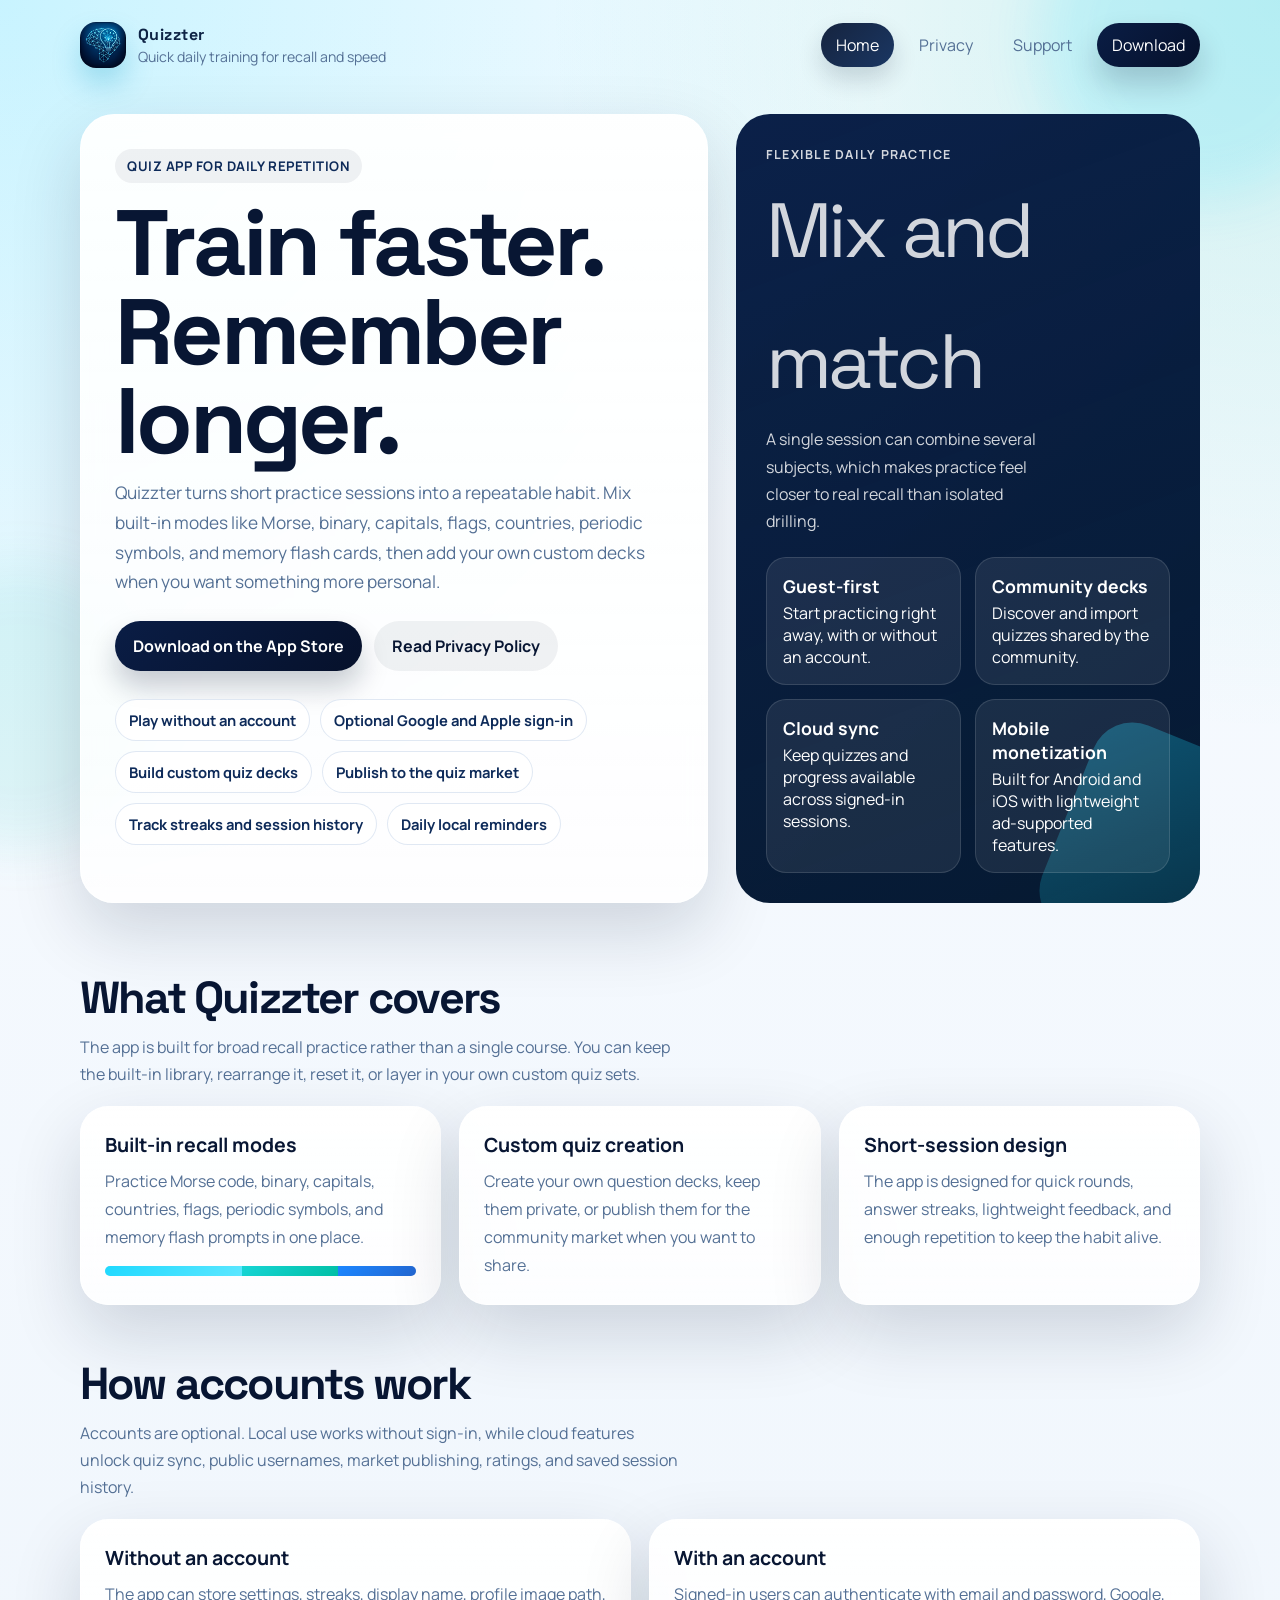
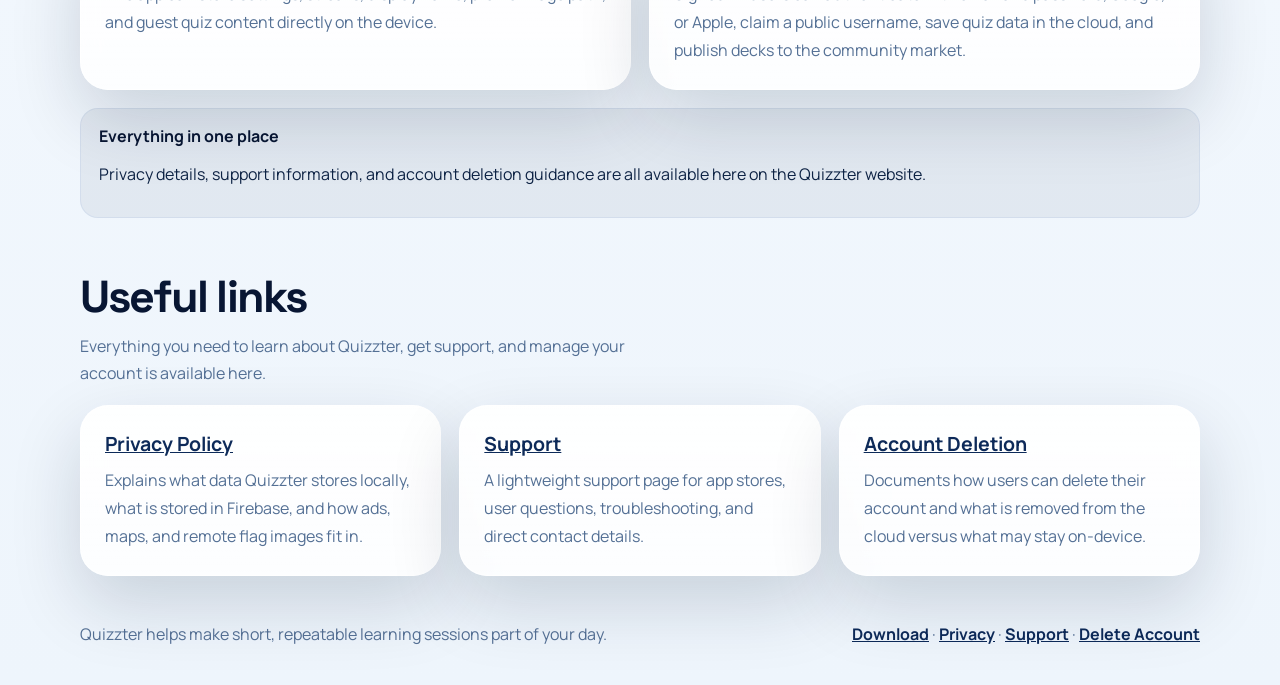
<file: index.html>
<!DOCTYPE html>
<html lang="en">
<head>
  <meta charset="utf-8">
  <meta name="viewport" content="width=device-width, initial-scale=1">
  <meta
    name="description"
    content="Quizzter is a flexible quiz trainer for quick daily practice, custom quiz decks, and community-made study sets."
  >
  <title>Quizzter | Daily Quiz Training</title>
  <link rel="icon" type="image/png" href="assets/app-icon.png">
  <link rel="apple-touch-icon" href="assets/app-icon.png">
  <link rel="stylesheet" href="site.css">
</head>
<body>
  <div class="page-shell">
    <header class="site-header">
      <div class="wrap">
        <a class="brand" href="/" aria-label="Quizzter home">
          <img class="brand-mark" src="assets/app-icon.png" alt="Quizzter app icon">
          <span class="brand-copy">
            <span class="brand-title">Quizzter</span>
            <span class="brand-subtitle">Quick daily training for recall and speed</span>
          </span>
        </a>
        <nav class="nav" aria-label="Primary">
          <a class="is-active" href="/" aria-current="page">Home</a>
          <a href="/privacy">Privacy</a>
          <a href="/support">Support</a>
          <a class="cta-link" href="/download">Download</a>
        </nav>
      </div>
    </header>

    <main>
      <section class="hero">
        <div class="wrap hero-grid">
          <article class="hero-card">
            <span class="eyebrow">Quiz app for daily repetition</span>
            <h1>Train faster. Remember longer.</h1>
            <p class="lead">
              Quizzter turns short practice sessions into a repeatable habit.
              Mix built-in modes like Morse, binary, capitals, flags, countries,
              periodic symbols, and memory flash cards, then add your own custom
              decks when you want something more personal.
            </p>
            <div class="button-row">
              <a class="button button-primary" href="/download">Download on the App Store</a>
              <a class="button button-secondary" href="/privacy">Read Privacy Policy</a>
            </div>
            <div class="chip-row" aria-label="Product highlights">
              <span class="chip">Play without an account</span>
              <span class="chip">Optional Google and Apple sign-in</span>
              <span class="chip">Build custom quiz decks</span>
              <span class="chip">Publish to the quiz market</span>
              <span class="chip">Track streaks and session history</span>
              <span class="chip">Daily local reminders</span>
            </div>
          </article>

          <aside class="stats-card" aria-label="Quizzter overview">
            <p class="stats-label">Flexible daily practice</p>
            <p class="stats-number">Mix and match</p>
            <p>
              A single session can combine several subjects, which makes practice
              feel closer to real recall than isolated drilling.
            </p>
            <div class="mini-grid">
              <div class="mini-panel">
                <strong>Guest-first</strong>
                <span>Start practicing right away, with or without an account.</span>
              </div>
              <div class="mini-panel">
                <strong>Community decks</strong>
                <span>Discover and import quizzes shared by the community.</span>
              </div>
              <div class="mini-panel">
                <strong>Cloud sync</strong>
                <span>Keep quizzes and progress available across signed-in sessions.</span>
              </div>
              <div class="mini-panel">
                <strong>Mobile monetization</strong>
                <span>Built for Android and iOS with lightweight ad-supported features.</span>
              </div>
            </div>
          </aside>
        </div>
      </section>

      <section class="section">
        <div class="wrap">
          <div class="section-heading">
            <h2>What Quizzter covers</h2>
            <p>
              The app is built for broad recall practice rather than a single
              course. You can keep the built-in library, rearrange it, reset it,
              or layer in your own custom quiz sets.
            </p>
          </div>
          <div class="feature-grid">
            <article class="glass-card">
              <h3>Built-in recall modes</h3>
              <p>
                Practice Morse code, binary, capitals, countries, flags,
                periodic symbols, and memory flash prompts in one place.
              </p>
              <div class="metric-bar" aria-hidden="true">
                <span></span><span></span><span></span>
              </div>
            </article>
            <article class="glass-card">
              <h3>Custom quiz creation</h3>
              <p>
                Create your own question decks, keep them private, or publish
                them for the community market when you want to share.
              </p>
            </article>
            <article class="glass-card">
              <h3>Short-session design</h3>
              <p>
                The app is designed for quick rounds, answer streaks, lightweight
                feedback, and enough repetition to keep the habit alive.
              </p>
            </article>
          </div>
        </div>
      </section>

      <section class="section">
        <div class="wrap">
          <div class="section-heading">
            <h2>How accounts work</h2>
            <p>
              Accounts are optional. Local use works without sign-in, while
              cloud features unlock quiz sync, public usernames, market
              publishing, ratings, and saved session history.
            </p>
          </div>
          <div class="support-grid">
            <article class="panel">
              <h3>Without an account</h3>
              <p>
                The app can store settings, streaks, display name, profile image
                path, and guest quiz content directly on the device.
              </p>
            </article>
            <article class="panel">
              <h3>With an account</h3>
              <p>
                Signed-in users can authenticate with email and password,
                Google, or Apple, claim a public username, save quiz data in the
                cloud, and publish decks to the community market.
              </p>
            </article>
          </div>
          <div class="notice">
            <strong>Everything in one place</strong>
            <p>
              Privacy details, support information, and account deletion
              guidance are all available here on the Quizzter website.
            </p>
          </div>
        </div>
      </section>

      <section class="section">
        <div class="wrap">
          <div class="section-heading">
            <h2>Useful links</h2>
            <p>
              Everything you need to learn about Quizzter, get support, and
              manage your account is available here.
            </p>
          </div>
          <div class="feature-grid">
            <article class="glass-card">
              <h3><a class="text-link" href="/privacy">Privacy Policy</a></h3>
              <p>
                Explains what data Quizzter stores locally, what is stored in
                Firebase, and how ads, maps, and remote flag images fit in.
              </p>
            </article>
            <article class="glass-card">
              <h3><a class="text-link" href="/support">Support</a></h3>
              <p>
                A lightweight support page for app stores, user questions,
                troubleshooting, and direct contact details.
              </p>
            </article>
            <article class="glass-card">
              <h3><a class="text-link" href="/delete-account">Account Deletion</a></h3>
              <p>
                Documents how users can delete their account and what is removed
                from the cloud versus what may stay on-device.
              </p>
            </article>
          </div>
        </div>
      </section>
    </main>

    <footer class="site-footer">
      <div class="wrap">
        <p>Quizzter helps make short, repeatable learning sessions part of your day.</p>
        <p><a class="text-link" href="/download">Download</a> · <a class="text-link" href="/privacy">Privacy</a> · <a class="text-link" href="/support">Support</a> · <a class="text-link" href="/delete-account">Delete Account</a></p>
      </div>
    </footer>
  </div>
</body>
</html>
</file>
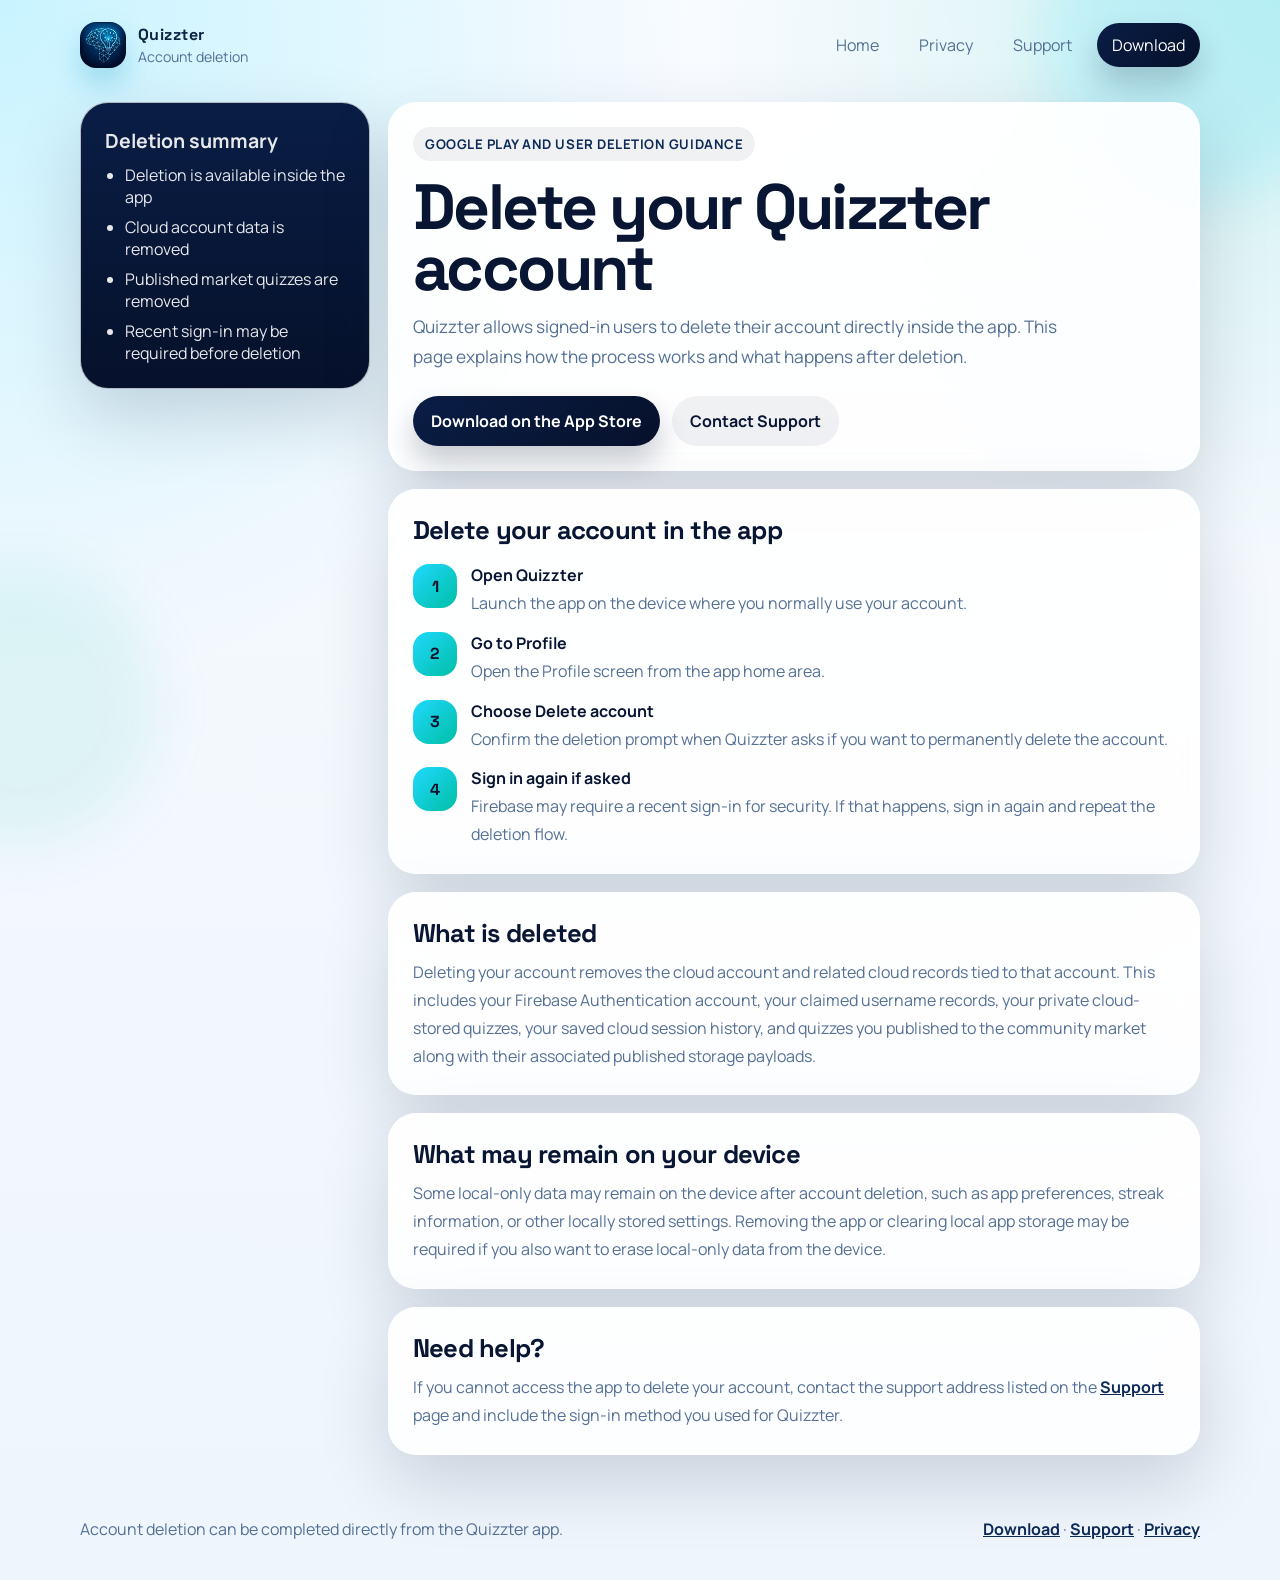
<file: delete-account.html>
<!DOCTYPE html>
<html lang="en">
<head>
  <meta charset="utf-8">
  <meta name="viewport" content="width=device-width, initial-scale=1">
  <meta
    name="description"
    content="How to delete a Quizzter account and what data is removed from cloud services."
  >
  <title>Quizzter Account Deletion</title>
  <link rel="icon" type="image/png" href="assets/app-icon.png">
  <link rel="apple-touch-icon" href="assets/app-icon.png">
  <link rel="stylesheet" href="site.css">
</head>
<body>
  <div class="page-shell">
    <header class="site-header">
      <div class="wrap">
        <a class="brand" href="/" aria-label="Quizzter home">
          <img class="brand-mark" src="assets/app-icon.png" alt="Quizzter app icon">
          <span class="brand-copy">
            <span class="brand-title">Quizzter</span>
            <span class="brand-subtitle">Account deletion</span>
          </span>
        </a>
        <nav class="nav" aria-label="Primary">
          <a href="/">Home</a>
          <a href="/privacy">Privacy</a>
          <a href="/support">Support</a>
          <a class="cta-link" href="/download">Download</a>
        </nav>
      </div>
    </header>

    <main class="article-shell">
      <div class="wrap article-grid">
        <aside class="article-sidebar">
          <section class="panel">
            <h3>Deletion summary</h3>
            <ul>
              <li>Deletion is available inside the app</li>
              <li>Cloud account data is removed</li>
              <li>Published market quizzes are removed</li>
              <li>Recent sign-in may be required before deletion</li>
            </ul>
          </section>
        </aside>

        <div>
          <article class="article-card">
            <span class="eyebrow">Google Play and user deletion guidance</span>
            <h1 class="page-title">Delete your Quizzter account</h1>
            <p class="lead">
              Quizzter allows signed-in users to delete their account directly
              inside the app. This page explains how the process works and what
              happens after deletion.
            </p>
            <div class="button-row">
              <a class="button button-primary" href="/download">Download on the App Store</a>
              <a class="button button-secondary" href="/support">Contact Support</a>
            </div>
          </article>

          <article class="article-card">
            <h2>Delete your account in the app</h2>
            <div class="steps">
              <div class="step">
                <div class="step-badge">1</div>
                <div>
                  <strong>Open Quizzter</strong>
                  <p>Launch the app on the device where you normally use your account.</p>
                </div>
              </div>
              <div class="step">
                <div class="step-badge">2</div>
                <div>
                  <strong>Go to Profile</strong>
                  <p>Open the Profile screen from the app home area.</p>
                </div>
              </div>
              <div class="step">
                <div class="step-badge">3</div>
                <div>
                  <strong>Choose Delete account</strong>
                  <p>Confirm the deletion prompt when Quizzter asks if you want to permanently delete the account.</p>
                </div>
              </div>
              <div class="step">
                <div class="step-badge">4</div>
                <div>
                  <strong>Sign in again if asked</strong>
                  <p>
                    Firebase may require a recent sign-in for security. If that
                    happens, sign in again and repeat the deletion flow.
                  </p>
                </div>
              </div>
            </div>
          </article>

          <article class="article-card">
            <h2>What is deleted</h2>
            <p>
              Deleting your account removes the cloud account and related cloud
              records tied to that account.
              This includes your Firebase Authentication account, your claimed
              username records, your private cloud-stored quizzes, your saved
              cloud session history, and quizzes you published to the community
              market along with their associated published storage payloads.
            </p>
          </article>

          <article class="article-card">
            <h2>What may remain on your device</h2>
            <p>
              Some local-only data may remain on the device after account
              deletion, such as app preferences, streak information, or other
              locally stored settings. Removing the app or clearing local app
              storage may be required if you also want to erase local-only data
              from the device.
            </p>
          </article>

          <article class="article-card">
            <h2>Need help?</h2>
            <p>
              If you cannot access the app to delete your account, contact the
              support address listed on the <a class="text-link" href="/support">Support</a> page and include the
              sign-in method you used for Quizzter.
            </p>
          </article>
        </div>
      </div>
    </main>

    <footer class="site-footer">
      <div class="wrap">
        <p>Account deletion can be completed directly from the Quizzter app.</p>
        <p><a class="text-link" href="/download">Download</a> · <a class="text-link" href="/support">Support</a> · <a class="text-link" href="/privacy">Privacy</a></p>
      </div>
    </footer>
  </div>
</body>
</html>
</file>
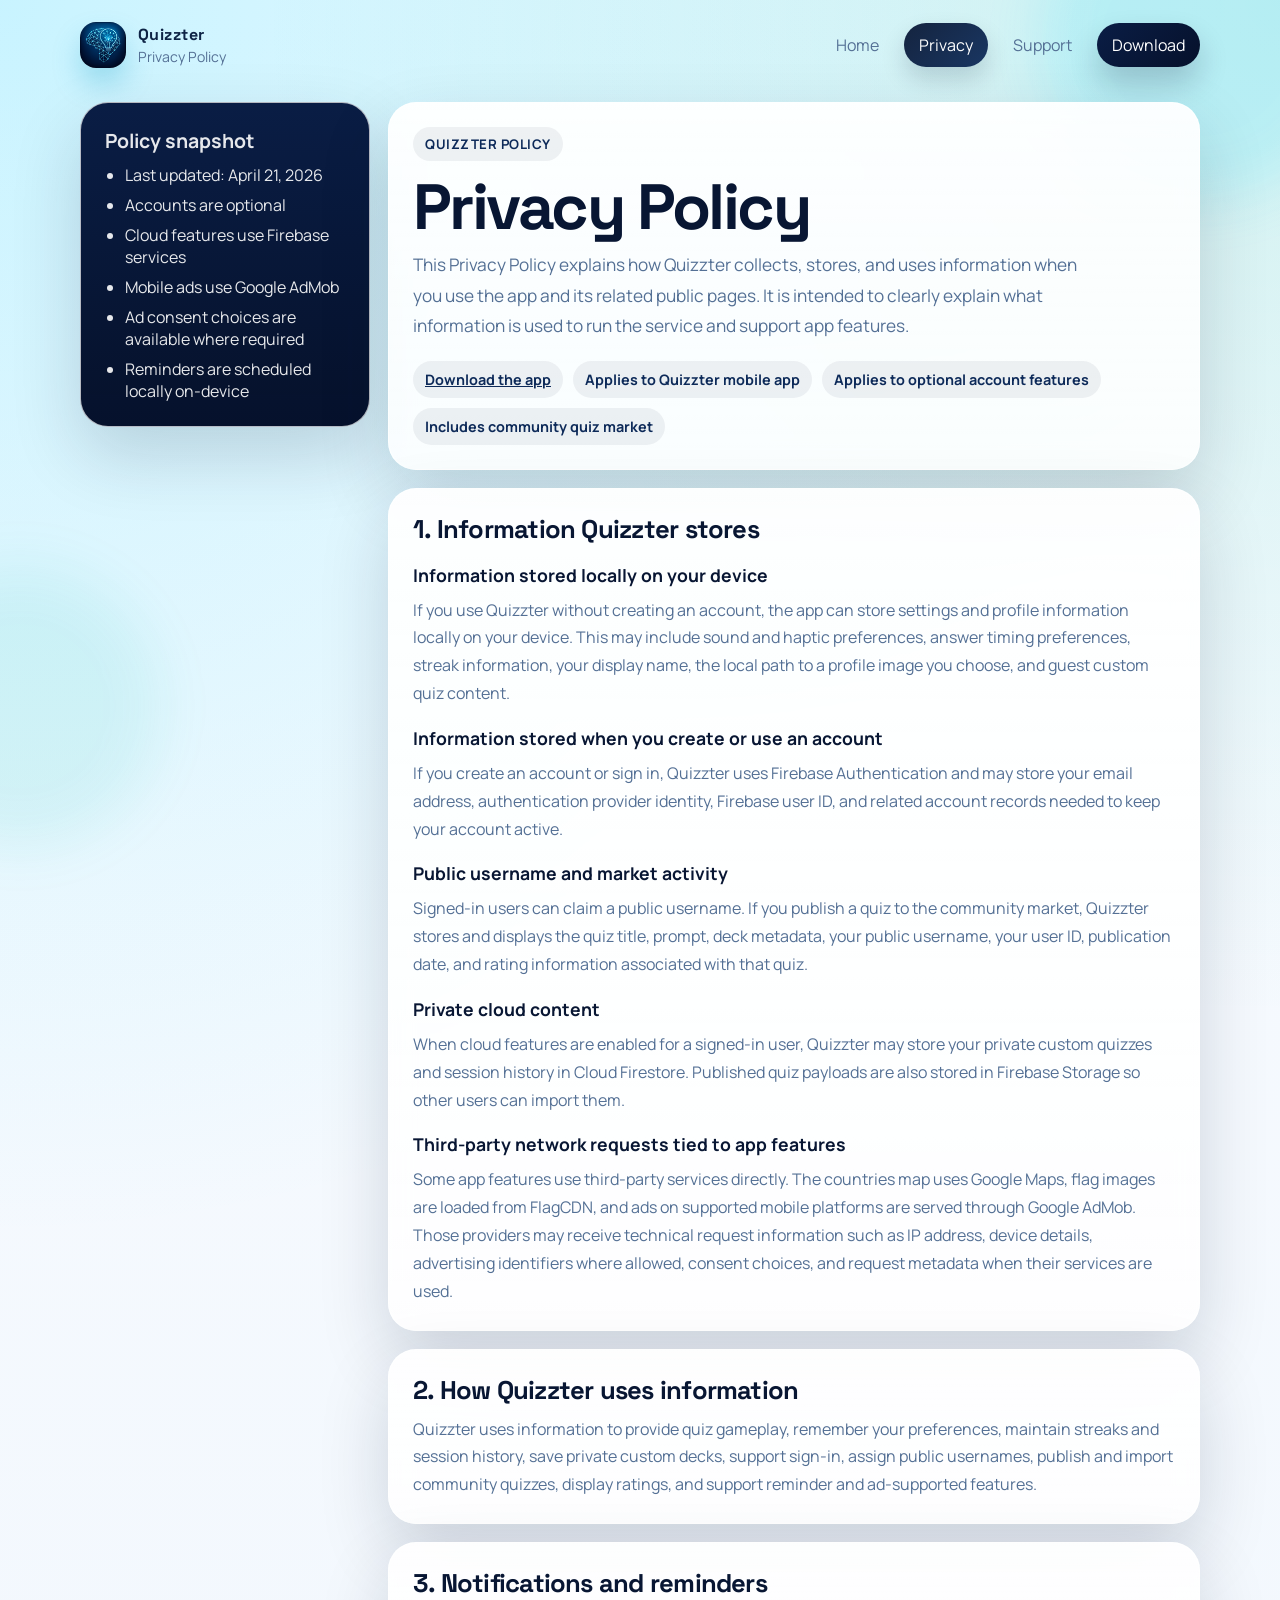
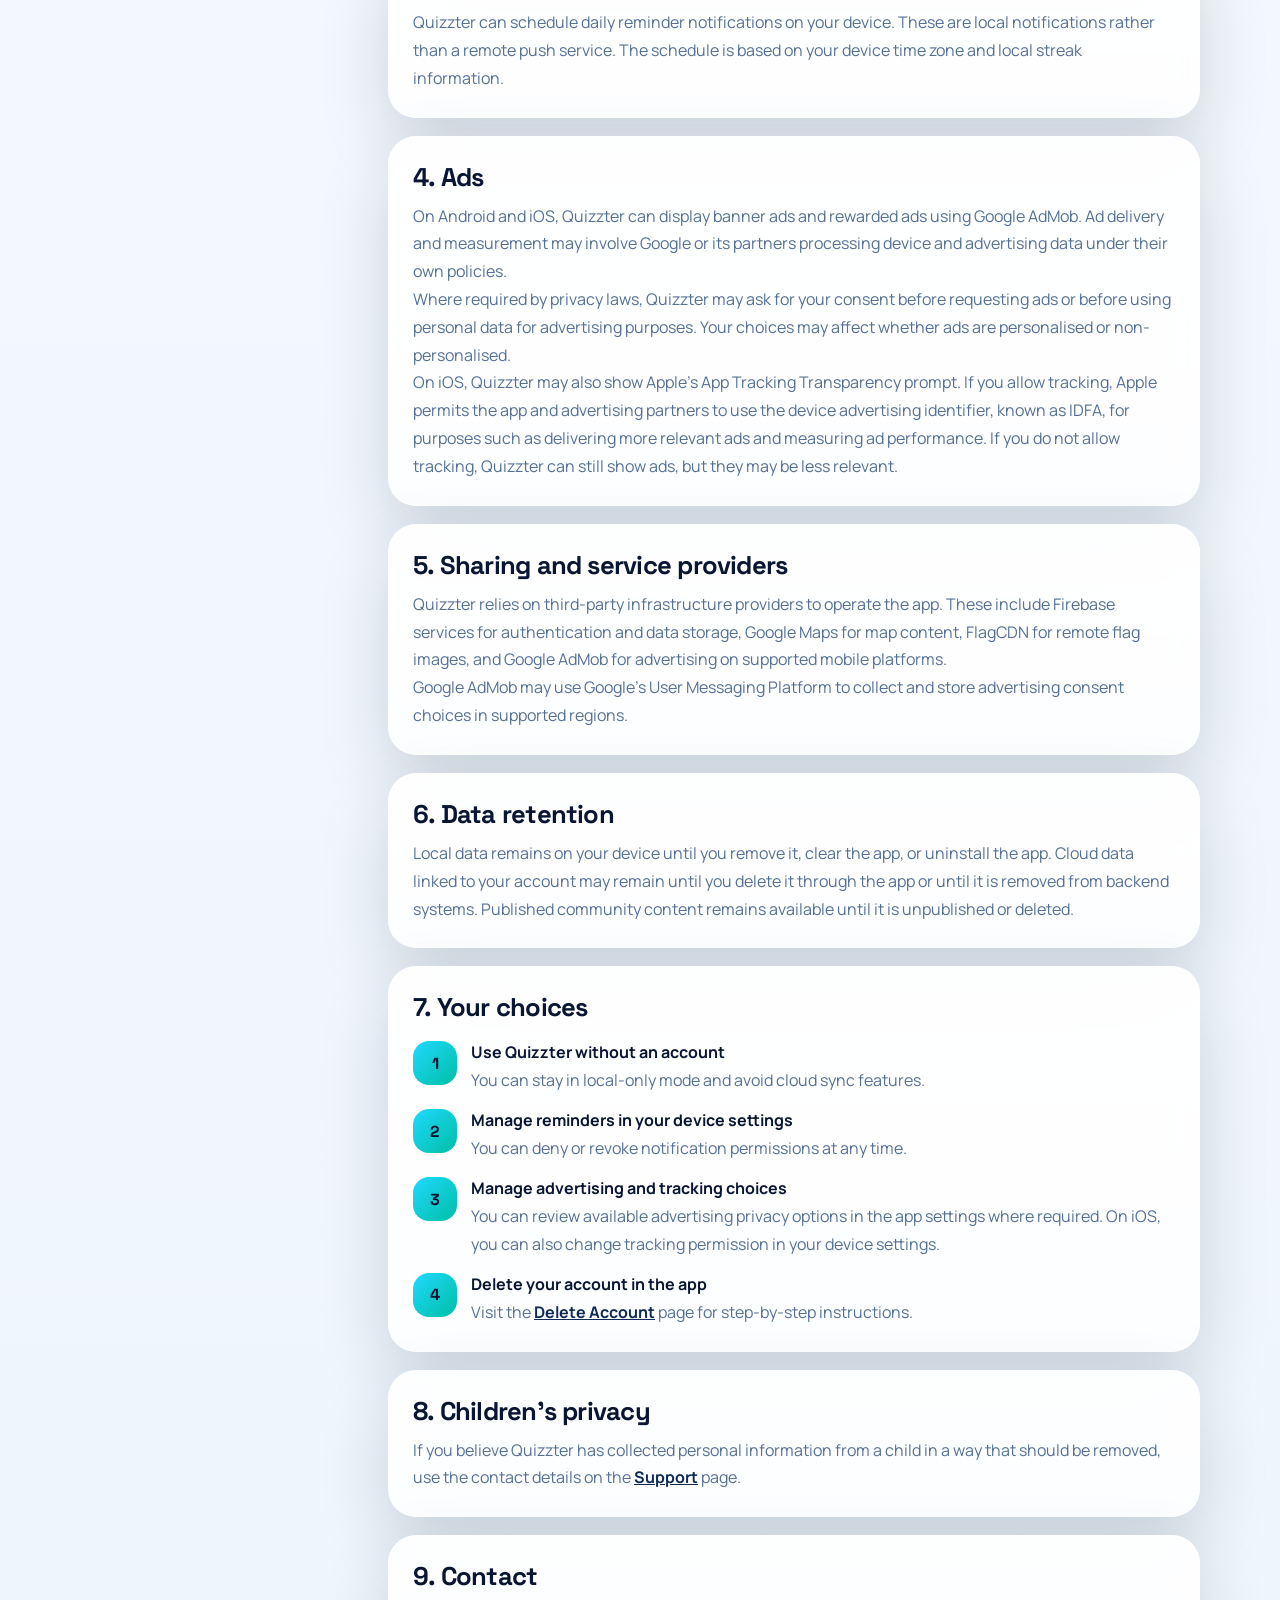
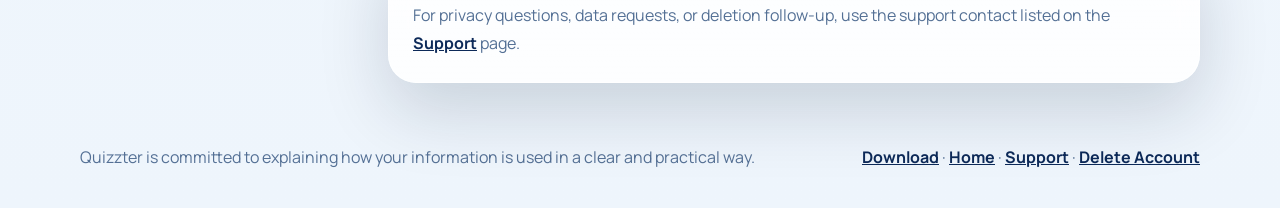
<file: privacy.html>
<!DOCTYPE html>
<html lang="en">
<head>
  <meta charset="utf-8">
  <meta name="viewport" content="width=device-width, initial-scale=1">
  <meta
    name="description"
    content="Privacy Policy for Quizzter, including local data, account data, quiz sync, community publishing, ads, consent choices, and reminders."
  >
  <title>Quizzter Privacy Policy</title>
  <link rel="icon" type="image/png" href="assets/app-icon.png">
  <link rel="apple-touch-icon" href="assets/app-icon.png">
  <link rel="stylesheet" href="site.css">
</head>
<body>
  <div class="page-shell">
    <header class="site-header">
      <div class="wrap">
        <a class="brand" href="/" aria-label="Quizzter home">
          <img class="brand-mark" src="assets/app-icon.png" alt="Quizzter app icon">
          <span class="brand-copy">
            <span class="brand-title">Quizzter</span>
            <span class="brand-subtitle">Privacy Policy</span>
          </span>
        </a>
        <nav class="nav" aria-label="Primary">
          <a href="/">Home</a>
          <a class="is-active" href="/privacy" aria-current="page">Privacy</a>
          <a href="/support">Support</a>
          <a class="cta-link" href="/download">Download</a>
        </nav>
      </div>
    </header>

    <main class="article-shell">
      <div class="wrap article-grid">
        <aside class="article-sidebar">
          <section class="panel">
            <h3>Policy snapshot</h3>
            <ul>
              <li>Last updated: April 21, 2026</li>
              <li>Accounts are optional</li>
              <li>Cloud features use Firebase services</li>
              <li>Mobile ads use Google AdMob</li>
              <li>Ad consent choices are available where required</li>
              <li>Reminders are scheduled locally on-device</li>
            </ul>
          </section>
        </aside>

        <div>
          <article class="article-card">
            <span class="eyebrow">Quizzter policy</span>
            <h1 class="page-title">Privacy Policy</h1>
            <p class="lead">
              This Privacy Policy explains how Quizzter collects, stores, and
              uses information when you use the app and its related public pages.
              It is intended to clearly explain what information is used to run
              the service and support app features.
            </p>
            <div class="article-meta">
              <span><a class="text-link" href="/download">Download the app</a></span>
              <span>Applies to Quizzter mobile app</span>
              <span>Applies to optional account features</span>
              <span>Includes community quiz market</span>
            </div>
          </article>

          <article class="article-card">
            <h2>1. Information Quizzter stores</h2>

            <h3>Information stored locally on your device</h3>
            <p>
              If you use Quizzter without creating an account, the app can store
              settings and profile information locally on your device. This may
              include sound and haptic preferences, answer timing preferences,
              streak information, your display name, the local path to a profile
              image you choose, and guest custom quiz content.
            </p>

            <h3>Information stored when you create or use an account</h3>
            <p>
              If you create an account or sign in, Quizzter uses Firebase
              Authentication and may store your email address, authentication
              provider identity, Firebase user ID, and related account records
              needed to keep your account active.
            </p>

            <h3>Public username and market activity</h3>
            <p>
              Signed-in users can claim a public username. If you publish a quiz
              to the community market, Quizzter stores and displays the quiz
              title, prompt, deck metadata, your public username, your user ID,
              publication date, and rating information associated with that quiz.
            </p>

            <h3>Private cloud content</h3>
            <p>
              When cloud features are enabled for a signed-in user, Quizzter may
              store your private custom quizzes and session history in Cloud
              Firestore. Published quiz payloads are also stored in Firebase
              Storage so other users can import them.
            </p>

            <h3>Third-party network requests tied to app features</h3>
            <p>
              Some app features use third-party services directly. The countries
              map uses Google Maps, flag images are loaded from FlagCDN, and
              ads on supported mobile platforms are served through Google AdMob.
              Those providers may receive technical request information such as
              IP address, device details, advertising identifiers where allowed,
              consent choices, and request metadata when their services are
              used.
            </p>
          </article>

          <article class="article-card">
            <h2>2. How Quizzter uses information</h2>
            <p>
              Quizzter uses information to provide quiz gameplay, remember your
              preferences, maintain streaks and session history, save private
              custom decks, support sign-in, assign public usernames, publish and
              import community quizzes, display ratings, and support reminder and
              ad-supported features.
            </p>
          </article>

          <article class="article-card">
            <h2>3. Notifications and reminders</h2>
            <p>
              Quizzter can schedule daily reminder notifications on your device.
              These are local notifications rather than a remote push service.
              The schedule is based on your device time zone and local streak
              information.
            </p>
          </article>

          <article class="article-card">
            <h2>4. Ads</h2>
            <p>
              On Android and iOS, Quizzter can display banner ads and rewarded
              ads using Google AdMob. Ad delivery and measurement may involve
              Google or its partners processing device and advertising data under
              their own policies.
            </p>
            <p>
              Where required by privacy laws, Quizzter may ask for your consent
              before requesting ads or before using personal data for advertising
              purposes. Your choices may affect whether ads are personalised or
              non-personalised.
            </p>
            <p>
              On iOS, Quizzter may also show Apple's App Tracking Transparency
              prompt. If you allow tracking, Apple permits the app and advertising
              partners to use the device advertising identifier, known as IDFA,
              for purposes such as delivering more relevant ads and measuring ad
              performance. If you do not allow tracking, Quizzter can still show
              ads, but they may be less relevant.
            </p>
          </article>

          <article class="article-card">
            <h2>5. Sharing and service providers</h2>
            <p>
              Quizzter relies on third-party infrastructure providers to operate
              the app. These include
              Firebase services for authentication and data storage, Google Maps
              for map content, FlagCDN for remote flag images, and Google AdMob
              for advertising on supported mobile platforms.
            </p>
            <p>
              Google AdMob may use Google's User Messaging Platform to collect
              and store advertising consent choices in supported regions.
            </p>
          </article>

          <article class="article-card">
            <h2>6. Data retention</h2>
            <p>
              Local data remains on your device until you remove it, clear the
              app, or uninstall the app. Cloud data linked to your account may
              remain until you delete it through the app or until it is removed
              from backend systems. Published community content remains available
              until it is unpublished or deleted.
            </p>
          </article>

          <article class="article-card">
            <h2>7. Your choices</h2>
            <div class="steps">
              <div class="step">
                <div class="step-badge">1</div>
                <div>
                  <strong>Use Quizzter without an account</strong>
                  <p>You can stay in local-only mode and avoid cloud sync features.</p>
                </div>
              </div>
              <div class="step">
                <div class="step-badge">2</div>
                <div>
                  <strong>Manage reminders in your device settings</strong>
                  <p>You can deny or revoke notification permissions at any time.</p>
                </div>
              </div>
              <div class="step">
                <div class="step-badge">3</div>
                <div>
                  <strong>Manage advertising and tracking choices</strong>
                  <p>You can review available advertising privacy options in the app settings where required. On iOS, you can also change tracking permission in your device settings.</p>
                </div>
              </div>
              <div class="step">
                <div class="step-badge">4</div>
                <div>
                  <strong>Delete your account in the app</strong>
                  <p>Visit the <a class="text-link" href="/delete-account">Delete Account</a> page for step-by-step instructions.</p>
                </div>
              </div>
            </div>
          </article>

          <article class="article-card">
            <h2>8. Children’s privacy</h2>
            <p>
              If you believe Quizzter has collected personal information from a
              child in a way that should be removed, use the contact details on
              the <a class="text-link" href="/support">Support</a> page.
            </p>
          </article>

          <article class="article-card">
            <h2>9. Contact</h2>
            <p>
              For privacy questions, data requests, or deletion follow-up, use
              the support contact listed on the <a class="text-link" href="/support">Support</a> page.
            </p>
          </article>
        </div>
      </div>
    </main>

    <footer class="site-footer">
      <div class="wrap">
        <p>Quizzter is committed to explaining how your information is used in a clear and practical way.</p>
        <p><a class="text-link" href="/download">Download</a> · <a class="text-link" href="/">Home</a> · <a class="text-link" href="/support">Support</a> · <a class="text-link" href="/delete-account">Delete Account</a></p>
      </div>
    </footer>
  </div>
</body>
</html>
</file>
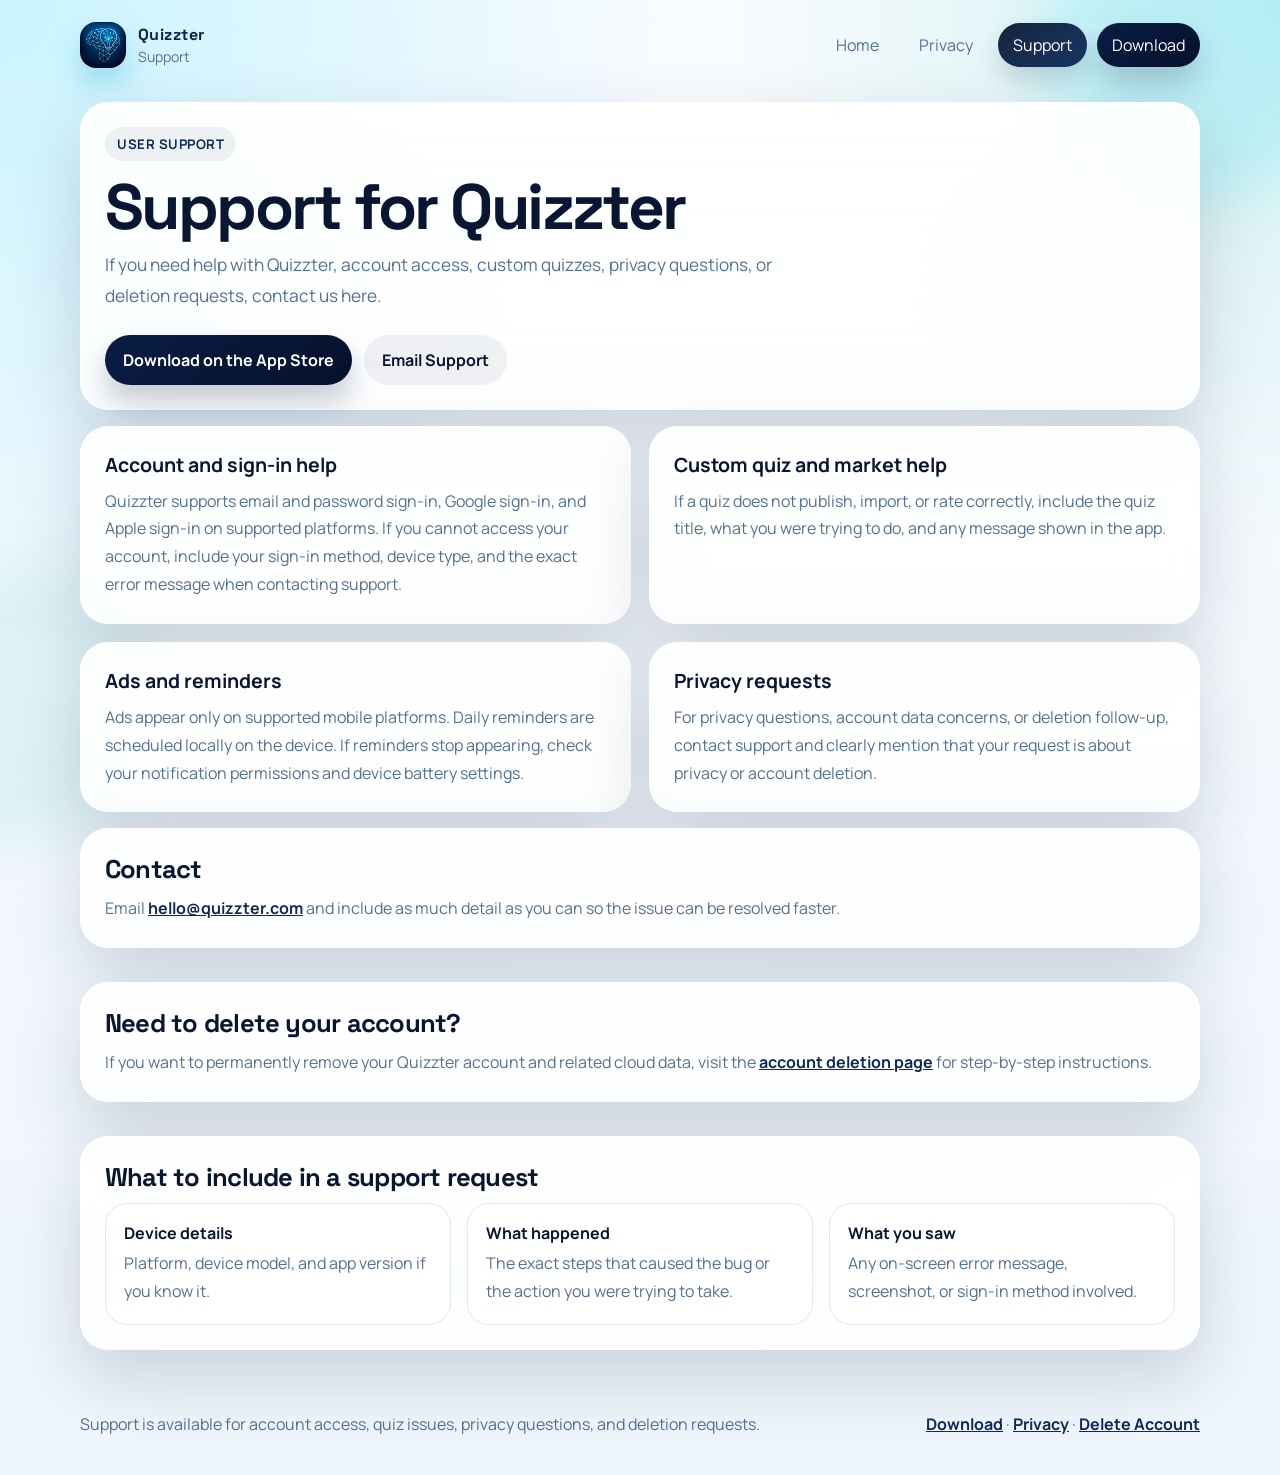
<file: support.html>
<!DOCTYPE html>
<html lang="en">
<head>
  <meta charset="utf-8">
  <meta name="viewport" content="width=device-width, initial-scale=1">
  <meta
    name="description"
    content="Support page for Quizzter users, including troubleshooting, account help, and account deletion guidance."
  >
  <title>Quizzter Support</title>
  <link rel="icon" type="image/png" href="assets/app-icon.png">
  <link rel="apple-touch-icon" href="assets/app-icon.png">
  <link rel="stylesheet" href="site.css">
</head>
<body>
  <div class="page-shell">
    <header class="site-header">
      <div class="wrap">
        <a class="brand" href="/" aria-label="Quizzter home">
          <img class="brand-mark" src="assets/app-icon.png" alt="Quizzter app icon">
          <span class="brand-copy">
            <span class="brand-title">Quizzter</span>
            <span class="brand-subtitle">Support</span>
          </span>
        </a>
        <nav class="nav" aria-label="Primary">
          <a href="/">Home</a>
          <a href="/privacy">Privacy</a>
          <a class="is-active" href="/support" aria-current="page">Support</a>
          <a class="cta-link" href="/download">Download</a>
        </nav>
      </div>
    </header>

    <main class="article-shell">
      <div class="wrap stack">
        <article class="article-card">
          <span class="eyebrow">User support</span>
          <h1 class="page-title">Support for Quizzter</h1>
          <p class="lead">
            If you need help with Quizzter, account access, custom quizzes,
            privacy questions, or deletion requests, contact us here.
          </p>
          <div class="button-row">
            <a class="button button-primary" href="/download">Download on the App Store</a>
            <a class="button button-secondary" href="mailto:hello@quizzter.com">Email Support</a>
          </div>
        </article>

        <section class="support-grid">
          <article class="panel">
            <h3>Account and sign-in help</h3>
            <p>
              Quizzter supports email and password sign-in, Google sign-in, and
              Apple sign-in on supported platforms. If you cannot access your
              account, include your sign-in method, device type, and the exact
              error message when contacting support.
            </p>
          </article>

          <article class="panel">
            <h3>Custom quiz and market help</h3>
            <p>
              If a quiz does not publish, import, or rate correctly, include the
              quiz title, what you were trying to do, and any message shown in
              the app.
            </p>
          </article>

          <article class="panel">
            <h3>Ads and reminders</h3>
            <p>
              Ads appear only on supported mobile platforms. Daily reminders are
              scheduled locally on the device. If reminders stop appearing,
              check your notification permissions and device battery settings.
            </p>
          </article>

          <article class="panel">
            <h3>Privacy requests</h3>
            <p>
              For privacy questions, account data concerns, or deletion follow-up,
              contact support and clearly mention that your request is about
              privacy or account deletion.
            </p>
          </article>
        </section>

        <section class="article-card">
          <h2>Contact</h2>
          <p>
            Email <a class="text-link" href="mailto:hello@quizzter.com">hello@quizzter.com</a> and include as much detail as you can
            so the issue can be resolved faster.
          </p>
        </section>

        <section class="article-card">
          <h2>Need to delete your account?</h2>
          <p>
            If you want to permanently remove your Quizzter account and related
            cloud data, visit the <a class="text-link" href="/delete-account">account deletion page</a> for step-by-step instructions.
          </p>
        </section>

        <section class="article-card">
          <h2>What to include in a support request</h2>
          <div class="callout-grid">
            <div class="callout">
              <strong>Device details</strong>
              <p>Platform, device model, and app version if you know it.</p>
            </div>
            <div class="callout">
              <strong>What happened</strong>
              <p>The exact steps that caused the bug or the action you were trying to take.</p>
            </div>
            <div class="callout">
              <strong>What you saw</strong>
              <p>Any on-screen error message, screenshot, or sign-in method involved.</p>
            </div>
          </div>
        </section>
      </div>
    </main>

    <footer class="site-footer">
      <div class="wrap">
        <p>Support is available for account access, quiz issues, privacy questions, and deletion requests.</p>
        <p><a class="text-link" href="/download">Download</a> · <a class="text-link" href="/privacy">Privacy</a> · <a class="text-link" href="/delete-account">Delete Account</a></p>
      </div>
    </footer>
  </div>
</body>
</html>
</file>
<file: site.css>
@import url("https://fonts.googleapis.com/css2?family=Manrope:wght@400;600;700;800&family=Space+Grotesk:wght@500;700&display=swap");

:root {
  --ink-950: #06112b;
  --ink-900: #081633;
  --ink-800: #0a1d45;
  --ink-700: #0d2a59;
  --cyan-400: #1fd9ff;
  --cyan-200: #7ee9ff;
  --teal-400: #00bfa5;
  --paper: #f4f8fc;
  --card: rgba(255, 255, 255, 0.9);
  --card-strong: #ffffff;
  --border: rgba(199, 214, 234, 0.55);
  --text: #0d2345;
  --muted: #547095;
  --success: #0f8d76;
  --danger: #c94949;
  --shadow: 0 28px 70px rgba(8, 22, 51, 0.16);
  --radius-xl: 32px;
  --radius-lg: 22px;
  --radius-md: 16px;
  --content-width: 1120px;
}

* {
  box-sizing: border-box;
}

html {
  scroll-behavior: smooth;
}

body {
  margin: 0;
  min-width: 320px;
  font-family: "Manrope", "Avenir Next", "Segoe UI", sans-serif;
  color: var(--text);
  background:
    radial-gradient(circle at top left, rgba(31, 217, 255, 0.22), transparent 34%),
    radial-gradient(circle at top right, rgba(0, 191, 165, 0.16), transparent 28%),
    linear-gradient(180deg, #f8fbff 0%, #eef5fc 100%);
}

a {
  color: inherit;
}

img {
  max-width: 100%;
}

.page-shell {
  position: relative;
  overflow: hidden;
}

.page-shell::before,
.page-shell::after {
  content: "";
  position: fixed;
  z-index: -1;
  inset: auto;
  border-radius: 999px;
  filter: blur(28px);
  opacity: 0.55;
  pointer-events: none;
}

.page-shell::before {
  width: 320px;
  height: 320px;
  top: -120px;
  right: -80px;
  background: rgba(31, 217, 255, 0.28);
}

.page-shell::after {
  width: 280px;
  height: 280px;
  bottom: 6%;
  left: -120px;
  background: rgba(0, 191, 165, 0.16);
}

.wrap {
  width: min(calc(100% - 32px), var(--content-width));
  margin: 0 auto;
}

.site-header {
  padding: 22px 0 12px;
}

.site-header .wrap,
.site-footer .wrap {
  display: flex;
  align-items: center;
  justify-content: space-between;
  gap: 16px;
}

.brand {
  display: inline-flex;
  align-items: center;
  gap: 12px;
  text-decoration: none;
}

.brand-mark {
  width: 46px;
  height: 46px;
  border-radius: 16px;
  display: block;
  object-fit: cover;
  background: linear-gradient(135deg, var(--cyan-400), var(--teal-400));
  box-shadow: 0 16px 28px rgba(0, 151, 194, 0.26);
}

.brand-copy {
  display: flex;
  flex-direction: column;
  gap: 2px;
}

.brand-title {
  font-family: "Space Grotesk", sans-serif;
  font-size: 1rem;
  font-weight: 700;
  letter-spacing: 0.03em;
}

.brand-subtitle {
  font-size: 0.88rem;
  color: var(--muted);
}

.nav {
  display: flex;
  flex-wrap: wrap;
  align-items: center;
  justify-content: flex-end;
  gap: 10px;
}

.nav a {
  padding: 11px 15px;
  border-radius: 999px;
  text-decoration: none;
  color: var(--muted);
  transition: 160ms ease;
}

.nav a:hover,
.nav a:focus-visible {
  background: rgba(255, 255, 255, 0.72);
  color: var(--ink-900);
  outline: none;
}

.nav a.is-active {
  background: linear-gradient(135deg, rgba(8, 22, 51, 0.94), rgba(13, 42, 89, 0.94));
  color: #fff;
  box-shadow: 0 12px 24px rgba(8, 22, 51, 0.16);
}

.cta-link {
  background: linear-gradient(135deg, var(--ink-800), var(--ink-950));
  color: #fff !important;
  box-shadow: 0 16px 30px rgba(8, 22, 51, 0.2);
}

.hero {
  padding: 34px 0 42px;
}

.hero-grid {
  display: grid;
  grid-template-columns: minmax(0, 1.15fr) minmax(320px, 0.85fr);
  gap: 28px;
  align-items: stretch;
}

.hero-card,
.glass-card,
.article-card,
.panel {
  border: 1px solid rgba(255, 255, 255, 0.7);
  background: linear-gradient(180deg, rgba(255, 255, 255, 0.94), rgba(255, 255, 255, 0.84));
  box-shadow: var(--shadow);
  backdrop-filter: blur(12px);
}

.hero-card {
  border-radius: 34px;
  padding: 34px;
}

.eyebrow {
  display: inline-flex;
  align-items: center;
  gap: 8px;
  padding: 8px 12px;
  border-radius: 999px;
  background: rgba(8, 22, 51, 0.06);
  color: var(--ink-700);
  font-size: 0.83rem;
  font-weight: 700;
  letter-spacing: 0.04em;
  text-transform: uppercase;
}

.hero h1,
.page-title {
  margin: 16px 0 12px;
  font-family: "Space Grotesk", sans-serif;
  line-height: 0.96;
  letter-spacing: -0.04em;
  color: var(--ink-900);
}

.hero h1 {
  font-size: clamp(3.1rem, 8vw, 5.8rem);
  max-width: 10ch;
}

.page-title {
  font-size: clamp(2.4rem, 6vw, 4rem);
}

.lead {
  margin: 0;
  max-width: 62ch;
  font-size: 1.08rem;
  line-height: 1.72;
  color: var(--muted);
}

.button-row {
  display: flex;
  flex-wrap: wrap;
  gap: 12px;
  margin-top: 24px;
}

.button {
  display: inline-flex;
  align-items: center;
  justify-content: center;
  gap: 10px;
  min-height: 50px;
  padding: 0 18px;
  border-radius: 999px;
  font-weight: 700;
  text-decoration: none;
  transition: transform 160ms ease, box-shadow 160ms ease, background 160ms ease;
}

.button:hover,
.button:focus-visible {
  transform: translateY(-1px);
  outline: none;
}

.button-primary {
  color: #fff;
  background: linear-gradient(135deg, var(--ink-800), var(--ink-950));
  box-shadow: 0 16px 28px rgba(8, 22, 51, 0.22);
}

.button-secondary {
  color: var(--ink-900);
  background: rgba(8, 22, 51, 0.06);
}

.chip-row {
  display: flex;
  flex-wrap: wrap;
  gap: 10px;
  margin-top: 28px;
}

.chip {
  padding: 10px 13px;
  border-radius: 999px;
  background: rgba(255, 255, 255, 0.82);
  border: 1px solid var(--border);
  color: var(--ink-700);
  font-weight: 700;
  font-size: 0.92rem;
}

.stats-card {
  border-radius: 34px;
  padding: 30px;
  background:
    linear-gradient(160deg, rgba(10, 29, 69, 0.98), rgba(6, 17, 43, 0.95)),
    linear-gradient(135deg, var(--cyan-400), var(--teal-400));
  color: #fff;
  position: relative;
  overflow: hidden;
}

.stats-card::before {
  content: "";
  position: absolute;
  inset: auto -80px -60px auto;
  width: 220px;
  height: 220px;
  border-radius: 42px;
  background: linear-gradient(135deg, rgba(31, 217, 255, 0.3), rgba(0, 191, 165, 0.08));
  transform: rotate(22deg);
}

.stats-card > * {
  position: relative;
}

.stats-label {
  margin: 0;
  color: rgba(255, 255, 255, 0.76);
  text-transform: uppercase;
  font-size: 0.78rem;
  letter-spacing: 0.1em;
  font-weight: 700;
}

.stats-number {
  margin: 8px 0 10px;
  font-family: "Space Grotesk", sans-serif;
  font-size: clamp(3rem, 9vw, 4.8rem);
  line-height: 0.94;
  letter-spacing: -0.05em;
}

.stats-card p {
  margin: 0;
  max-width: 28ch;
  line-height: 1.7;
  color: rgba(255, 255, 255, 0.82);
}

.mini-grid {
  display: grid;
  grid-template-columns: repeat(2, minmax(0, 1fr));
  gap: 14px;
  margin-top: 22px;
}

.mini-panel {
  padding: 16px;
  border-radius: 20px;
  background: rgba(255, 255, 255, 0.08);
  border: 1px solid rgba(255, 255, 255, 0.12);
}

.mini-panel strong {
  display: block;
  margin-bottom: 4px;
  font-size: 1.1rem;
}

.section {
  padding: 24px 0 26px;
}

.section-heading {
  margin-bottom: 18px;
}

.section-heading h2 {
  margin: 0 0 8px;
  font-family: "Space Grotesk", sans-serif;
  font-size: clamp(1.9rem, 5vw, 2.8rem);
  letter-spacing: -0.04em;
  color: var(--ink-900);
}

.section-heading p {
  margin: 0;
  max-width: 60ch;
  color: var(--muted);
  line-height: 1.7;
}

.feature-grid,
.support-grid,
.article-grid {
  display: grid;
  gap: 18px;
}

.feature-grid {
  grid-template-columns: repeat(3, minmax(0, 1fr));
}

.support-grid {
  grid-template-columns: repeat(2, minmax(0, 1fr));
}

.article-grid {
  grid-template-columns: 290px minmax(0, 1fr);
  align-items: start;
}

.glass-card,
.panel,
.article-card {
  border-radius: 28px;
  padding: 24px;
}

.glass-card h3,
.panel h3,
.article-card h2,
.article-card h3 {
  margin: 0 0 10px;
  color: var(--ink-900);
}

.glass-card h3,
.panel h3 {
  font-size: 1.22rem;
}

.glass-card p,
.panel p,
.article-card p,
.article-card li {
  margin: 0;
  color: var(--muted);
  line-height: 1.74;
}

.stack {
  display: grid;
  gap: 16px;
}

.metric-bar {
  margin-top: 14px;
  display: flex;
  height: 10px;
  border-radius: 999px;
  overflow: hidden;
  background: rgba(8, 22, 51, 0.08);
}

.metric-bar span:nth-child(1) {
  width: 44%;
  background: linear-gradient(135deg, var(--cyan-400), #5ce7ff);
}

.metric-bar span:nth-child(2) {
  width: 31%;
  background: linear-gradient(135deg, #17d5d5, var(--teal-400));
}

.metric-bar span:nth-child(3) {
  width: 25%;
  background: linear-gradient(135deg, #1b86ff, #2367d1);
}

.note,
.notice {
  margin-top: 18px;
  padding: 16px 18px;
  border-radius: 18px;
  background: rgba(8, 22, 51, 0.06);
  border: 1px solid var(--border);
}

.notice strong,
.note strong {
  display: block;
  margin-bottom: 6px;
  color: var(--ink-900);
}

.article-shell {
  padding: 22px 0 42px;
}

.article-sidebar {
  position: sticky;
  top: 20px;
}

.article-sidebar .panel {
  background:
    linear-gradient(180deg, rgba(10, 29, 69, 0.97), rgba(6, 17, 43, 0.95)),
    #081633;
  color: #fff;
}

.article-sidebar .panel h3,
.article-sidebar .panel p,
.article-sidebar .panel a,
.article-sidebar .panel li {
  color: rgba(255, 255, 255, 0.9);
}

.article-sidebar ul,
.article-card ul,
.article-card ol {
  margin: 0;
  padding-left: 20px;
}

.article-sidebar li + li,
.article-card li + li {
  margin-top: 8px;
}

.article-card + .article-card {
  margin-top: 18px;
}

.article-card h2 {
  font-family: "Space Grotesk", sans-serif;
  font-size: 1.6rem;
  letter-spacing: -0.03em;
}

.article-card h3 {
  margin-top: 18px;
  font-size: 1.1rem;
}

.article-meta {
  display: flex;
  flex-wrap: wrap;
  gap: 10px;
  margin-top: 20px;
}

.article-meta span {
  padding: 9px 12px;
  border-radius: 999px;
  background: rgba(8, 22, 51, 0.06);
  color: var(--ink-700);
  font-size: 0.9rem;
  font-weight: 700;
}

.steps {
  display: grid;
  gap: 14px;
  margin-top: 18px;
}

.step {
  display: grid;
  grid-template-columns: 44px minmax(0, 1fr);
  gap: 14px;
  align-items: start;
}

.step-badge {
  width: 44px;
  height: 44px;
  display: grid;
  place-items: center;
  border-radius: 16px;
  background: linear-gradient(135deg, var(--cyan-400), var(--teal-400));
  color: var(--ink-950);
  font-family: "Space Grotesk", sans-serif;
  font-weight: 700;
}

.step strong {
  display: block;
  margin-bottom: 4px;
  color: var(--ink-900);
}

.callout-grid {
  display: grid;
  grid-template-columns: repeat(3, minmax(0, 1fr));
  gap: 16px;
}

.callout {
  padding: 18px;
  border-radius: 22px;
  border: 1px solid var(--border);
  background: rgba(255, 255, 255, 0.72);
}

.callout strong {
  display: block;
  margin-bottom: 6px;
  color: var(--ink-900);
}

.text-link {
  color: var(--ink-700);
  font-weight: 700;
}

.site-footer {
  padding: 20px 0 38px;
}

.site-footer p {
  margin: 0;
  color: var(--muted);
  line-height: 1.6;
}

@media (max-width: 980px) {
  .hero-grid,
  .feature-grid,
  .support-grid,
  .article-grid,
  .callout-grid {
    grid-template-columns: 1fr;
  }

  .article-sidebar {
    position: static;
  }
}

@media (max-width: 720px) {
  .site-header .wrap,
  .site-footer .wrap {
    align-items: flex-start;
    flex-direction: column;
  }

  .hero-card,
  .stats-card,
  .glass-card,
  .panel,
  .article-card {
    padding: 22px;
  }

  .mini-grid {
    grid-template-columns: 1fr;
  }

  .button-row,
  .nav {
    width: 100%;
  }

  .button {
    width: 100%;
  }
}
</file>
